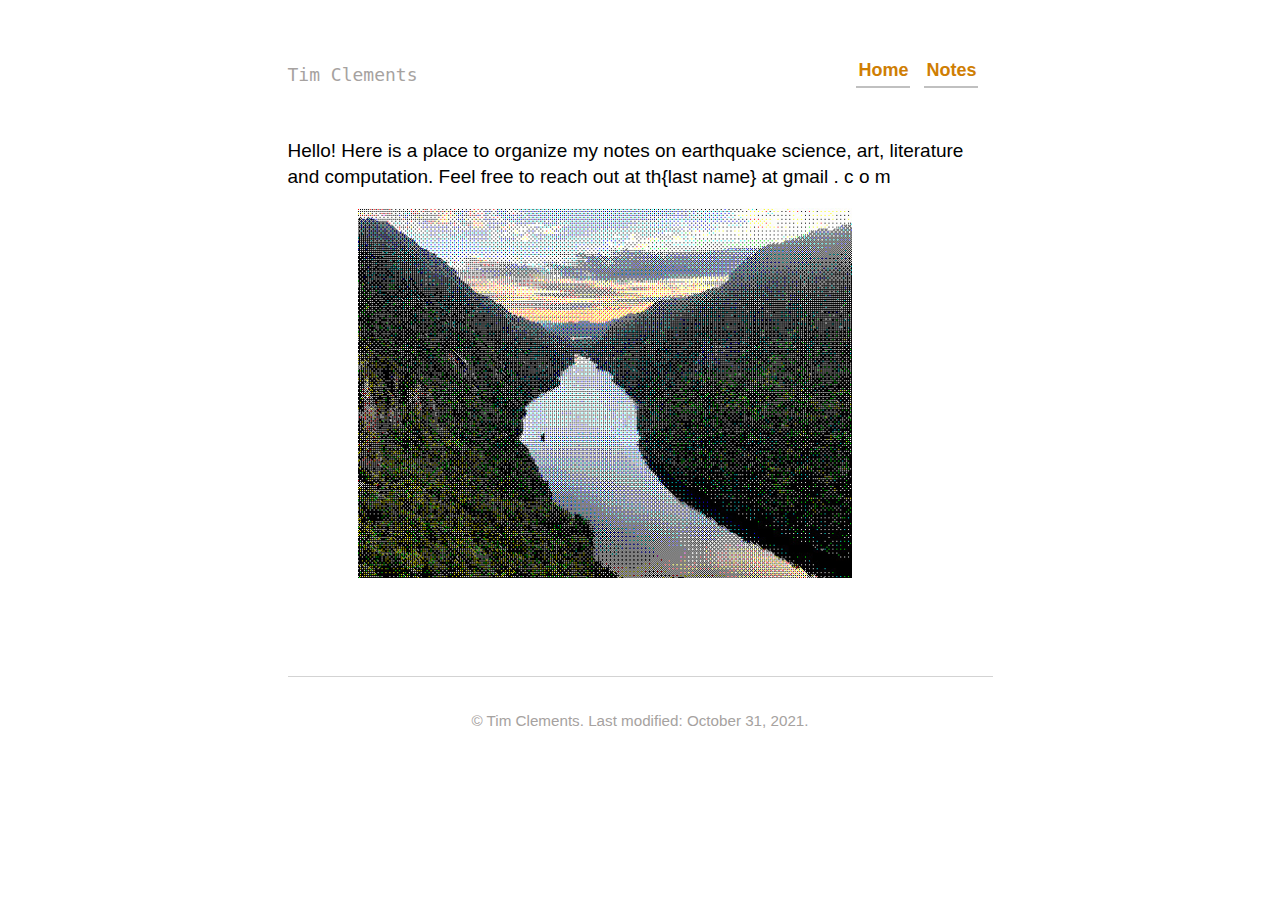
<file: index.html>
<!doctype html> <html lang=en > <meta charset=UTF-8 > <meta name=viewport  content="width=device-width, initial-scale=1"> <link rel=stylesheet  href="/css/franklin.css"> <link rel=stylesheet  href="/css/basic.css"> <title>tclements.github.io</title> <header> <div class=blog-name ><a href="/">Tim Clements</a></div> <nav> <ul> <li><a href="/">Home</a> <li><a href="/notes">Notes</a> </ul> <img src="/assets/hamburger.svg" id=menu-icon > </nav> </header> <div class=franklin-content ><p>Hello&#33; Here is a place to organize my notes on earthquake science, art, literature and computation. Feel free to reach out at th&#123;last name&#125; at gmail . c o m </p> <img src="/assets/index/ausable_dither.jpg" alt=""> <div class=page-foot > <div class=copyright > &copy; Tim Clements. Last modified: October 31, 2021. </div> </div> </div>
</file>
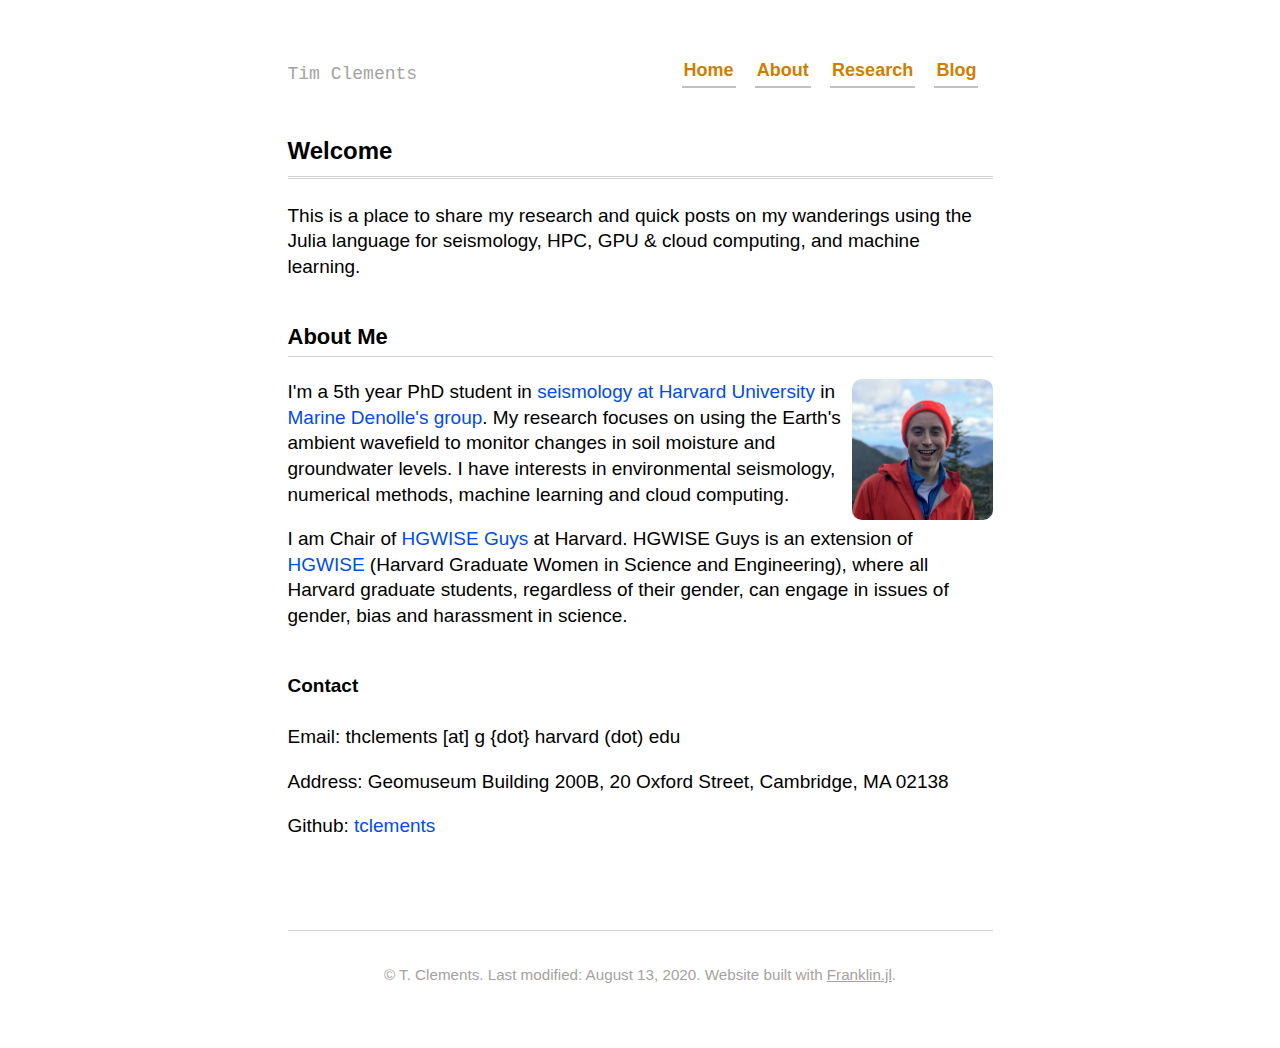
<file: __site/index.html>
<!doctype html>
<html lang="en">
<head>
  <meta charset="UTF-8">
  <meta name="viewport" content="width=device-width, initial-scale=1">
  
  
  <link rel="stylesheet" href="/css/franklin.css">
  <link rel="stylesheet" href="/css/basic.css">
  <link rel="icon" href="/assets/headshot.jpg">
   <title>tclements.github.io</title>  
</head>
<body>
  <header>
<div class="blog-name"><a href="">Tim Clements</a></div>
<nav>
  <ul>
    <li><a href="/">Home</a></li>
    <li><a href="/pages/menu1/">About</a></li>
    <li><a href="/pages/menu2/">Research</a></li>
    <li><a href="/pages/menu3/">Blog</a></li>
  </ul>
  <img src="/assets/hamburger.svg" id="menu-icon">
</nav>
</header>


<!-- Content appended here -->
<div class="franklin-content"><h1 id="welcome"><a href="#welcome">Welcome</a></h1>
<p>This is a place to share my research and quick posts on my wanderings using the Julia language for seismology, HPC, GPU &amp; cloud computing, and machine learning.</p>
<h2 id="about_me"><a href="#about_me">About Me </a></h2>

<div class="row">
  <div class="container">
    <img class="right" style="width:20%;" src="assets/headshot.jpg">
    <p>

    I'm a 5th year PhD student in <a href="https://eps.harvard.edu/">seismology at Harvard University</a> in <a href="https://quake.fas.harvard.edu/">Marine Denolle's group</a>. My research focuses on using the Earth's ambient wavefield to monitor changes in soil moisture and groundwater levels. I have interests in environmental seismology, numerical methods, machine learning and cloud computing. 
    </p>
    <p>
    I am Chair of <a href="https://projects.iq.harvard.edu/hgwise/hgwise-guys">HGWISE Guys</a> at Harvard. HGWISE Guys is an extension of <a href="https://projects.iq.harvard.edu/hgwise">HGWISE</a> (Harvard Graduate Women in Science and Engineering), where all Harvard graduate students, regardless of their gender, can engage in issues of gender, bias and harassment in science.
    </p>
    <div style="clear: both"></div>      
  </div>
</div>

<h4 id="contact"><a href="#contact">Contact</a></h4>
<p>Email: thclements &#91;at&#93; g &#123;dot&#125; harvard &#40;dot&#41; edu</p>
<p>Address: Geomuseum Building 200B, 20 Oxford Street, Cambridge, MA 02138</p>
<p>Github: <a href="https://github.com/tclements">tclements</a></p>
<div class="page-foot">
  <div class="copyright">
    &copy; T. Clements. Last modified: August 13, 2020. Website built with <a href="https://github.com/tlienart/Franklin.jl">Franklin.jl</a>.
  </div>
</div>
</div><!-- CONTENT ENDS HERE -->
    
    
  </body>
</html>
</file>
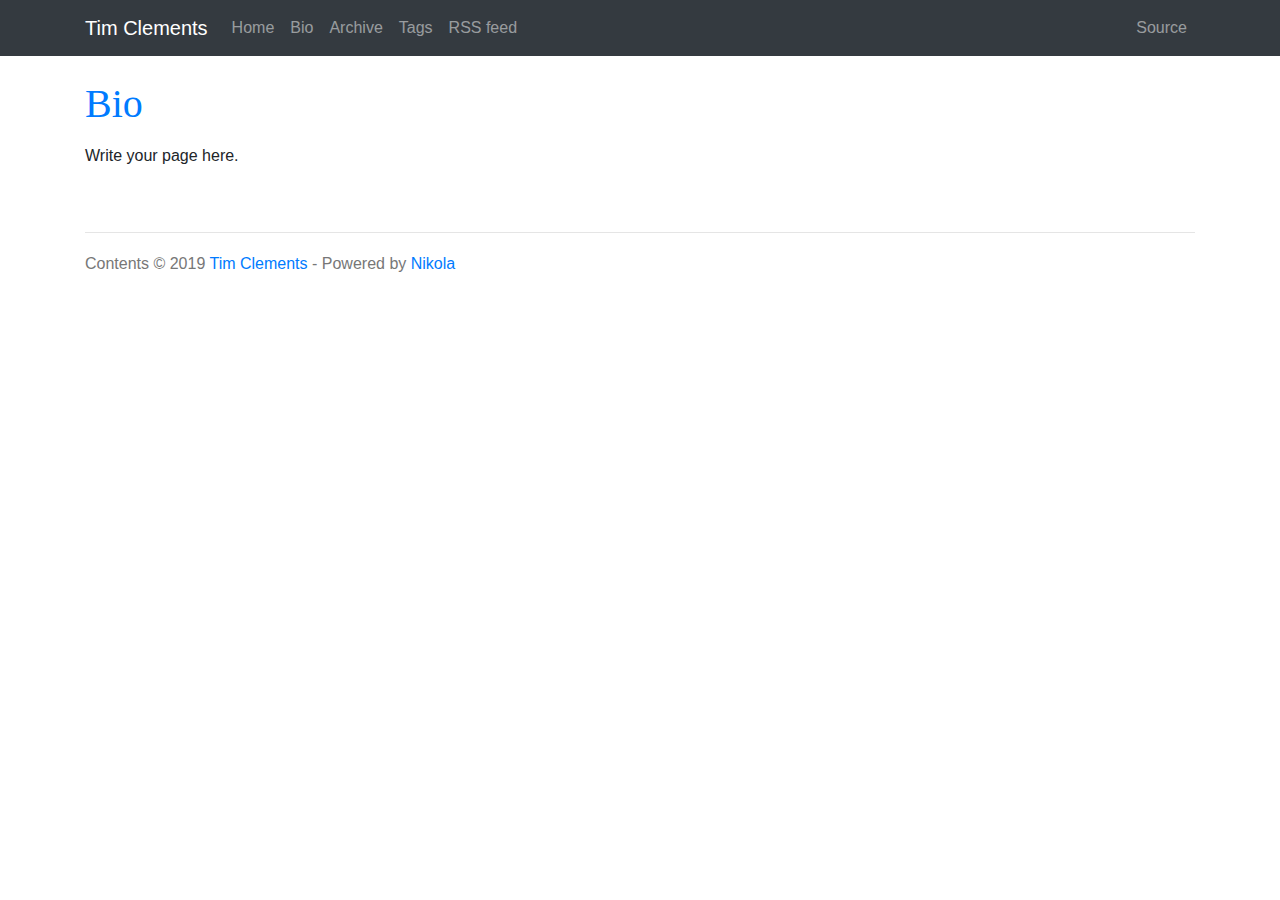
<file: bio/index.html>
<!DOCTYPE html>
<html prefix="og: http://ogp.me/ns# article: http://ogp.me/ns/article#
" lang="en">
<head>
<meta charset="utf-8">
<meta name="viewport" content="width=device-width, initial-scale=1">
<title>Bio | Tim Clements</title>
<link href="../assets/css/all-nocdn.css" rel="stylesheet" type="text/css">
<link href="../assets/css/ipython.min.css" rel="stylesheet" type="text/css">
<link href="../assets/css/nikola_ipython.css" rel="stylesheet" type="text/css">
<meta name="theme-color" content="#5670d4">
<meta name="generator" content="Nikola (getnikola.com)">
<link rel="alternate" type="application/rss+xml" title="RSS" href="../rss.xml">
<link rel="canonical" href="https://github.com/tclements/tclements.github.io.git/bio/">
<!--[if lt IE 9]><script src="../assets/js/html5.js"></script><![endif]--><meta name="author" content="Tim Clements">
<meta property="og:site_name" content="Tim Clements">
<meta property="og:title" content="Bio">
<meta property="og:url" content="https://github.com/tclements/tclements.github.io.git/bio/">
<meta property="og:description" content="Write your page here.">
<meta property="og:type" content="article">
<meta property="article:published_time" content="2019-08-05T12:04:38-04:00">
</head>
<body>
<a href="#content" class="sr-only sr-only-focusable">Skip to main content</a>

<!-- Menubar -->

<nav class="navbar navbar-expand-md static-top mb-4
navbar-dark bg-dark
"><div class="container">
<!-- This keeps the margins nice -->
        <a class="navbar-brand" href="https://github.com/tclements/tclements.github.io.git/">

            <span id="blog-title">Tim Clements</span>
        </a>
        <button class="navbar-toggler" type="button" data-toggle="collapse" data-target="#bs-navbar" aria-controls="bs-navbar" aria-expanded="false" aria-label="Toggle navigation">
            <span class="navbar-toggler-icon"></span>
        </button>

        <div class="collapse navbar-collapse" id="bs-navbar">
            <ul class="navbar-nav mr-auto">
<li class="nav-item">
<a href="../index.html" class="nav-link">Home</a>
                </li>
<li class="nav-item">
<a href="#" class="nav-link">Bio</a>
                </li>
<li class="nav-item">
<a href="../archive.html" class="nav-link">Archive</a>
                </li>
<li class="nav-item">
<a href="../categories/" class="nav-link">Tags</a>
                </li>
<li class="nav-item">
<a href="../rss.xml" class="nav-link">RSS feed</a>

                
            </li>
</ul>
<ul class="navbar-nav navbar-right">
<li class="nav-item">
    <a href="index.rst" id="sourcelink" class="nav-link">Source</a>
    </li>


                
            </ul>
</div>
<!-- /.navbar-collapse -->
    </div>
<!-- /.container -->
</nav><!-- End of Menubar --><div class="container" id="content" role="main">
    <div class="body-content">
        <!--Body content-->
        
        
<article class="post-text storypage" itemscope="itemscope" itemtype="http://schema.org/Article"><header><h1 class="p-name entry-title" itemprop="headline name"><a href="." class="u-url">Bio</a></h1>

        

    </header><div class="e-content entry-content" itemprop="articleBody text">
    <p>Write your page here.</p>
    </div>
    

</article><!--End of body content--><footer id="footer">
            Contents © 2019         <a href="mailto:thclements@g.harvard.edu">Tim Clements</a> - Powered by         <a href="https://getnikola.com" rel="nofollow">Nikola</a>         
            
        </footer>
</div>
</div>


        <script src="../assets/js/all-nocdn.js"></script><script>
    baguetteBox.run('div#content', {
        ignoreClass: 'islink',
        captions: function(element) {
            return element.getElementsByTagName('img')[0].alt;
    }});
    </script>
</body>
</html>
</file>
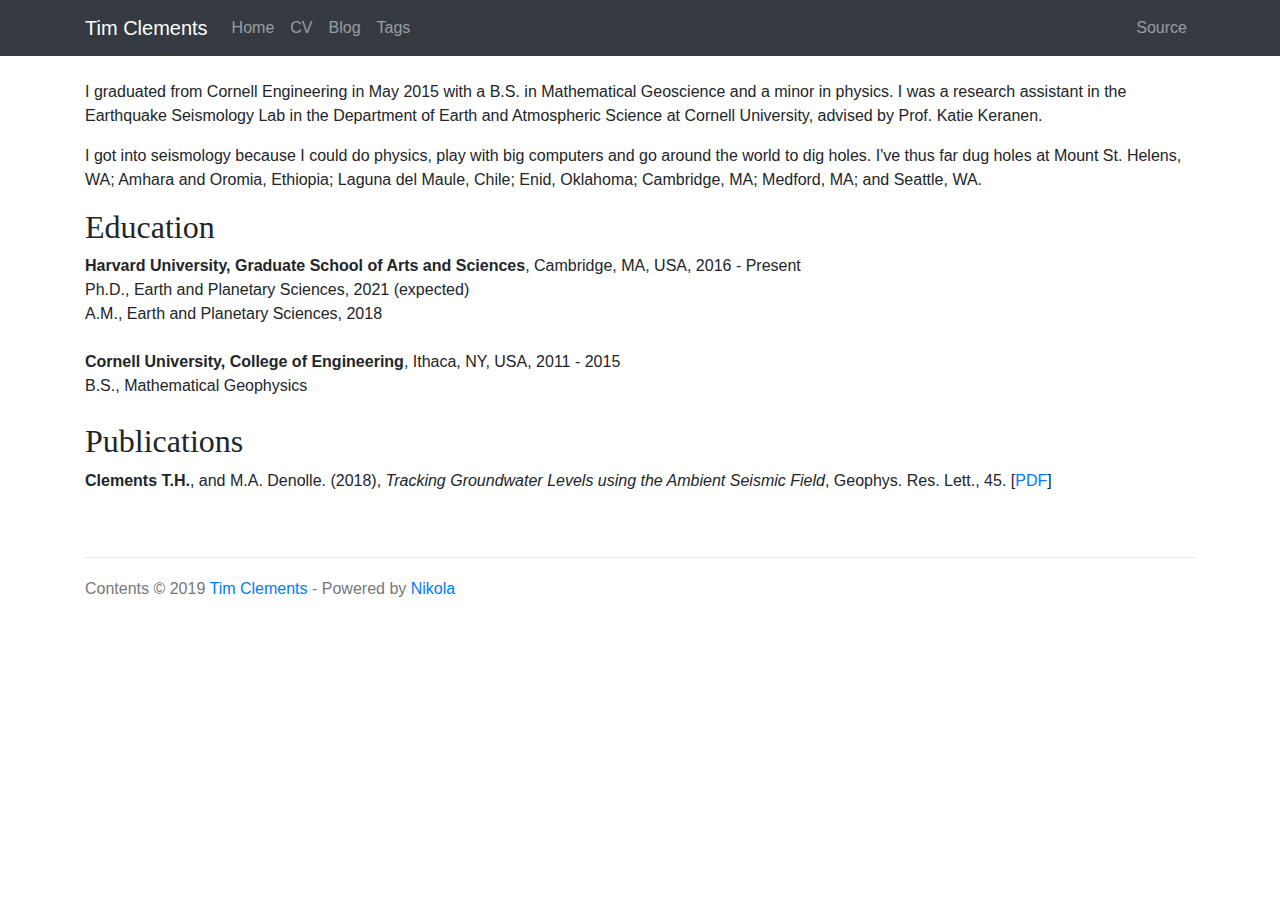
<file: cv/index.html>
<!DOCTYPE html>
<html prefix="og: http://ogp.me/ns# article: http://ogp.me/ns/article#
" lang="en">
<head>
<meta charset="utf-8">
<meta name="viewport" content="width=device-width, initial-scale=1">
<title>cv | Tim Clements</title>
<link href="../assets/css/all-nocdn.css" rel="stylesheet" type="text/css">
<link href="../assets/css/ipython.min.css" rel="stylesheet" type="text/css">
<link href="../assets/css/nikola_ipython.css" rel="stylesheet" type="text/css">
<meta name="theme-color" content="#5670d4">
<meta name="generator" content="Nikola (getnikola.com)">
<link rel="alternate" type="application/rss+xml" title="RSS" href="../rss.xml">
<link rel="canonical" href="https://github.com/tclements/tclements.github.io.git/cv/">
<!--[if lt IE 9]><script src="../assets/js/html5.js"></script><![endif]--><meta name="author" content="Tim Clements">
<meta property="og:site_name" content="Tim Clements">
<meta property="og:title" content="cv">
<meta property="og:url" content="https://github.com/tclements/tclements.github.io.git/cv/">
<meta property="og:description" content="I graduated from Cornell Engineering in May 2015 with a B.S. in Mathematical Geoscience and a minor in physics.  I was a research assistant in the Earthquake Seismology Lab in the Department of Earth ">
<meta property="og:type" content="article">
<meta property="article:published_time" content="2019-08-05T12:04:38-04:00">
</head>
<body>
<a href="#content" class="sr-only sr-only-focusable">Skip to main content</a>

<!-- Menubar -->

<nav class="navbar navbar-expand-md static-top mb-4
navbar-dark bg-dark
"><div class="container">
<!-- This keeps the margins nice -->
        <a class="navbar-brand" href="https://github.com/tclements/tclements.github.io.git/">

            <span id="blog-title">Tim Clements</span>
        </a>
        <button class="navbar-toggler" type="button" data-toggle="collapse" data-target="#bs-navbar" aria-controls="bs-navbar" aria-expanded="false" aria-label="Toggle navigation">
            <span class="navbar-toggler-icon"></span>
        </button>

        <div class="collapse navbar-collapse" id="bs-navbar">
            <ul class="navbar-nav mr-auto">
<li class="nav-item">
<a href="../index.html" class="nav-link">Home</a>
                </li>
<li class="nav-item">
<a href="#" class="nav-link">CV</a>
                </li>
<li class="nav-item">
<a href="../archive.html" class="nav-link">Blog</a>
                </li>
<li class="nav-item">
<a href="../categories/" class="nav-link">Tags</a>

                
            </li>
</ul>
<ul class="navbar-nav navbar-right">
<li class="nav-item">
    <a href="index.rst" id="sourcelink" class="nav-link">Source</a>
    </li>


                
            </ul>
</div>
<!-- /.navbar-collapse -->
    </div>
<!-- /.container -->
</nav><!-- End of Menubar --><div class="container" id="content" role="main">
    <div class="body-content">
        <!--Body content-->
        
        
<article class="post-text storypage" itemscope="itemscope" itemtype="http://schema.org/Article"><header></header><div class="e-content entry-content" itemprop="articleBody text">
    <div>
<p>I graduated from Cornell Engineering in May 2015 with a B.S. in Mathematical Geoscience and a minor in physics.  I was a research assistant in the Earthquake Seismology Lab in the Department of Earth and Atmospheric Science at Cornell University, advised by Prof. Katie Keranen.</p>
<p>I got into seismology because I could do physics, play with big computers and go around the world to dig holes. I've thus far dug holes at Mount St. Helens, WA; Amhara and Oromia, Ethiopia; Laguna del Maule, Chile; Enid, Oklahoma; Cambridge, MA; Medford, MA; and Seattle, WA.</p>
<div class="section" id="education">
<h2>Education</h2>
<div class="line-block">
<div class="line">
<strong>Harvard University, Graduate School of Arts and Sciences</strong>, Cambridge, MA, USA, 2016 - Present</div>
<div class="line">Ph.D., Earth and Planetary Sciences, 2021 (expected)</div>
<div class="line">A.M., Earth and Planetary Sciences, 2018</div>
<div class="line"><br></div>
</div>
<div class="line-block">
<div class="line">
<strong>Cornell University, College of Engineering</strong>, Ithaca, NY, USA, 2011 - 2015</div>
<div class="line">B.S., Mathematical Geophysics</div>
<div class="line"><br></div>
</div>
</div>
<div class="section" id="publications">
<h2>Publications</h2>
<p><strong>Clements T.H.</strong>, and M.A. Denolle. (2018), <em>Tracking Groundwater Levels using the Ambient Seismic Field</em>, Geophys. Res. Lett., 45. [<a class="reference external" href="https://doi.org/10.1029/2018GL077706">PDF</a>]</p>
</div>
</div>
    </div>
    

</article><!--End of body content--><footer id="footer">
            Contents © 2019         <a href="mailto:thclements@g.harvard.edu">Tim Clements</a> - Powered by         <a href="https://getnikola.com" rel="nofollow">Nikola</a>         
            
        </footer>
</div>
</div>


        <script src="../assets/js/all-nocdn.js"></script><script>
    baguetteBox.run('div#content', {
        ignoreClass: 'islink',
        captions: function(element) {
            return element.getElementsByTagName('img')[0].alt;
    }});
    </script>
</body>
</html>
</file>
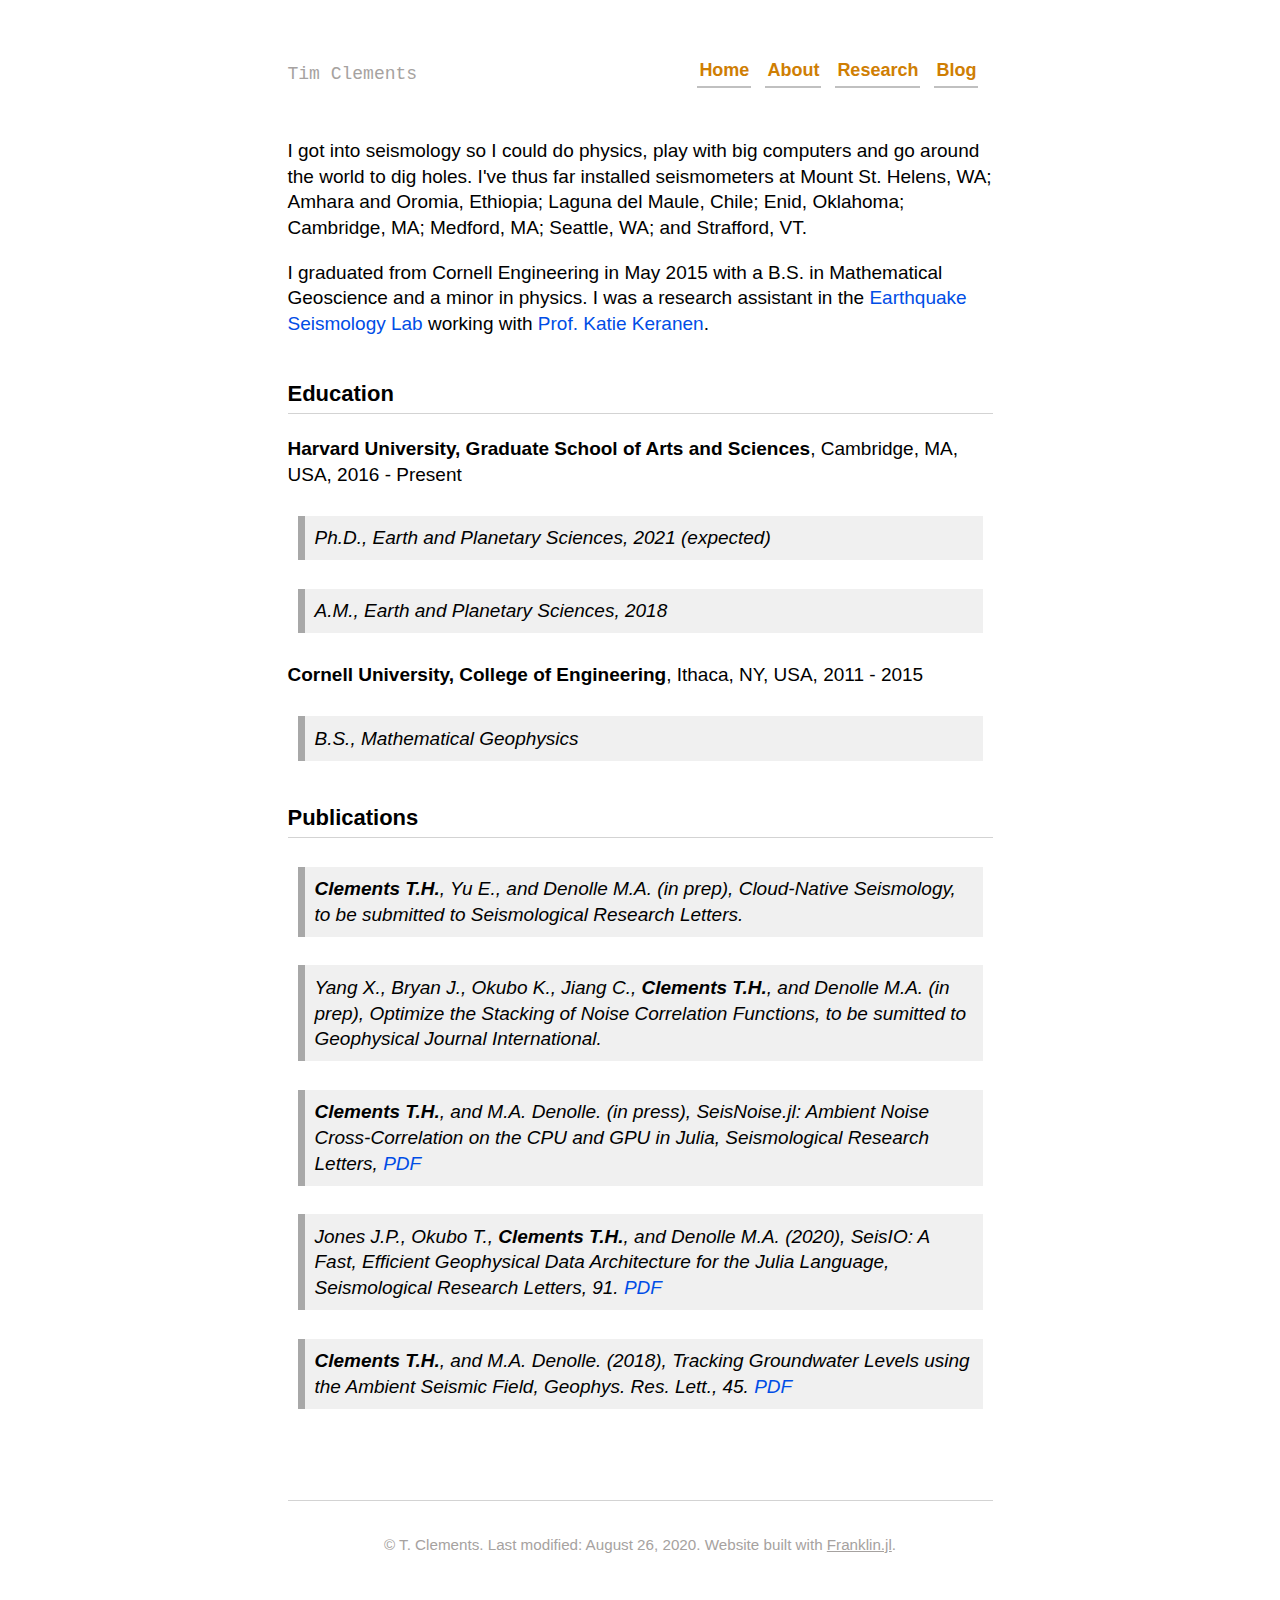
<file: pages/about/index.html>
<!doctype html> <html lang=en > <meta charset=UTF-8 > <meta name=viewport  content="width=device-width, initial-scale=1"> <link rel=stylesheet  href="/css/franklin.css"> <link rel=stylesheet  href="/css/basic.css"> <link rel=icon  href="/assets/headshot.jpg"> <title>About</title> <header> <div class=blog-name ><a href="">Tim Clements</a></div> <nav> <ul> <li><a href="/">Home</a> <li><a href="/pages/about/">About</a> <li><a href="/pages/research/">Research</a> <li><a href="/pages/blog/">Blog</a> </ul> <img src="/assets/hamburger.svg" id=menu-icon > </nav> </header> <div class=franklin-content ><p>I got into seismology so I could do physics, play with big computers and go around the world to dig holes. I&#39;ve thus far installed seismometers at Mount St. Helens, WA; Amhara and Oromia, Ethiopia; Laguna del Maule, Chile; Enid, Oklahoma; Cambridge, MA; Medford, MA; Seattle, WA; and Strafford, VT. </p> <p>I graduated from Cornell Engineering in May 2015 with a B.S. in Mathematical Geoscience and a minor in physics. I was a research assistant in the <a href="https://www.eas.cornell.edu/geophysics-and-seismology">Earthquake Seismology Lab</a> working with <a href="https://www.eas.cornell.edu/faculty-directory/katie-keranen">Prof. Katie Keranen</a>.</p> <h2 id=education ><a href="#education">Education </a></h2> <p><strong>Harvard University, Graduate School of Arts and Sciences</strong>, Cambridge, MA, USA, 2016 - Present</p> <blockquote> <p>Ph.D., Earth and Planetary Sciences, 2021 &#40;expected&#41;</p> </blockquote> <blockquote> <p>A.M., Earth and Planetary Sciences, 2018</p> </blockquote> <p><strong>Cornell University, College of Engineering</strong>, Ithaca, NY, USA, 2011 - 2015</p> <blockquote> <p>B.S., Mathematical Geophysics</p> </blockquote> <h2 id=publications ><a href="#publications">Publications </a></h2> <blockquote> <p><strong>Clements T.H.</strong>, Yu E., and Denolle M.A. &#40;in prep&#41;, <em>Cloud-Native Seismology</em>, to be submitted to Seismological Research Letters. </p> </blockquote> <blockquote> <p>Yang X., Bryan J., Okubo K., Jiang C., <strong>Clements T.H.</strong>, and Denolle M.A. &#40;in prep&#41;, <em>Optimize the Stacking of Noise Correlation Functions</em>, to be sumitted to Geophysical Journal International. </p> </blockquote> <blockquote> <p><strong>Clements T.H.</strong>, and M.A. Denolle. &#40;in press&#41;, <em>SeisNoise.jl: Ambient Noise Cross-Correlation on the CPU and GPU in Julia</em>, Seismological Research Letters, <a href="https://drive.google.com/file/d/1HYAyQ1CSMkh-OJTS58PHTVcHhMpGKyWc/view?usp&#61;sharing">PDF</a></p> </blockquote> <blockquote> <p>Jones J.P., Okubo T., <strong>Clements T.H.</strong>, and Denolle M.A. &#40;2020&#41;, <em>SeisIO: A Fast, Efficient Geophysical Data Architecture for the Julia Language</em>, Seismological Research Letters, 91. <a href="https://pubs.geoscienceworld.org/ssa/srl/article-pdf/91/4/2368/5082313/srl-2019295.1.pdf">PDF</a></p> </blockquote> <blockquote> <p><strong>Clements T.H.</strong>, and M.A. Denolle. &#40;2018&#41;, <em>Tracking Groundwater Levels using the Ambient Seismic Field</em>, Geophys. Res. Lett., 45. <a href="https://agupubs.onlinelibrary.wiley.com/doi/epdf/10.1029/2018GL077706">PDF</a></p> </blockquote> <div class=page-foot > <div class=copyright > &copy; T. Clements. Last modified: August 26, 2020. Website built with <a href="https://github.com/tlienart/Franklin.jl">Franklin.jl</a>. </div> </div> </div>
</file>
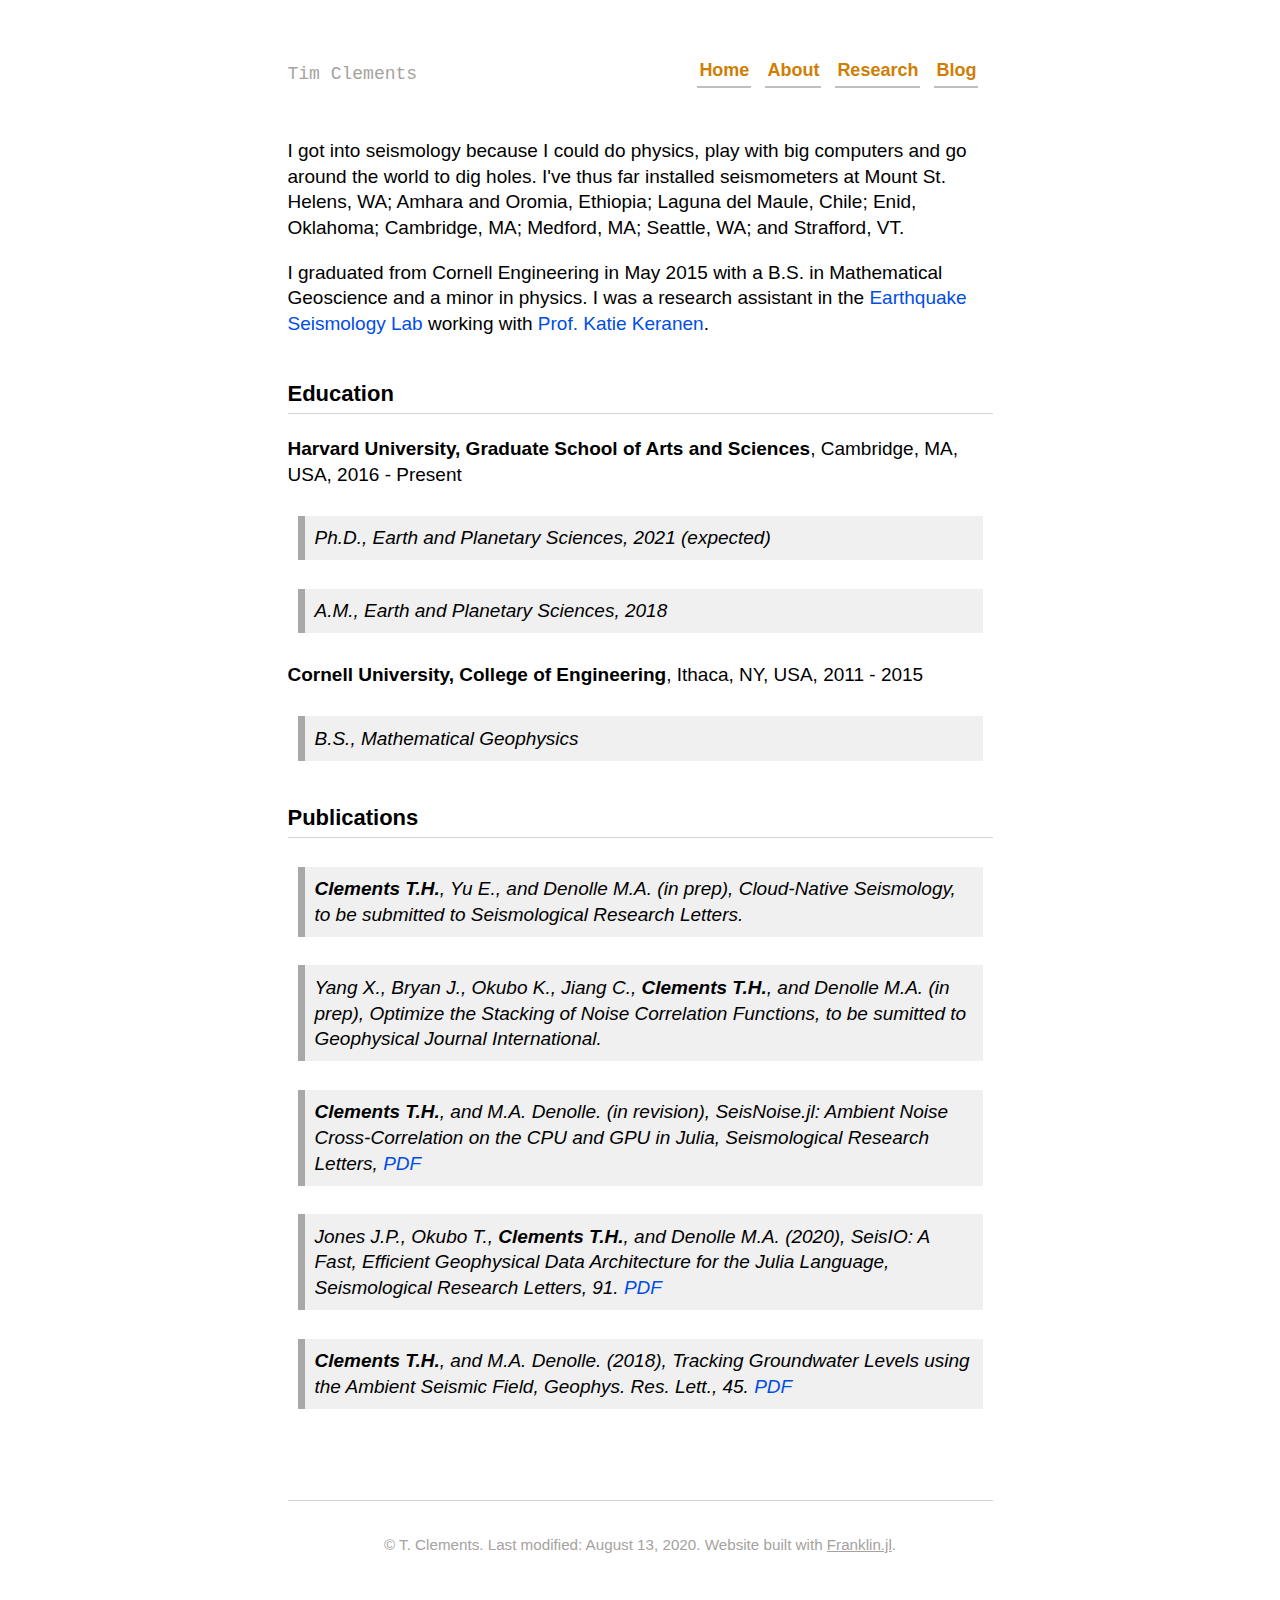
<file: pages/menu1/index.html>
<!doctype html> <html lang=en > <meta charset=UTF-8 > <meta name=viewport  content="width=device-width, initial-scale=1"> <link rel=stylesheet  href="/css/franklin.css"> <link rel=stylesheet  href="/css/basic.css"> <link rel=icon  href="/assets/headshot.jpg"> <title>About</title> <header> <div class=blog-name ><a href="">Tim Clements</a></div> <nav> <ul> <li><a href="/">Home</a> <li><a href="/pages/menu1/">About</a> <li><a href="/pages/menu2/">Research</a> <li><a href="/pages/menu3/">Blog</a> </ul> <img src="/assets/hamburger.svg" id=menu-icon > </nav> </header> <div class=franklin-content ><p>I got into seismology because I could do physics, play with big computers and go around the world to dig holes. I&#39;ve thus far installed seismometers at Mount St. Helens, WA; Amhara and Oromia, Ethiopia; Laguna del Maule, Chile; Enid, Oklahoma; Cambridge, MA; Medford, MA; Seattle, WA; and Strafford, VT. </p> <p>I graduated from Cornell Engineering in May 2015 with a B.S. in Mathematical Geoscience and a minor in physics. I was a research assistant in the <a href="https://www.eas.cornell.edu/geophysics-and-seismology">Earthquake Seismology Lab</a> working with <a href="https://www.eas.cornell.edu/faculty-directory/katie-keranen">Prof. Katie Keranen</a>.</p> <h2 id=education ><a href="#education">Education </a></h2> <p><strong>Harvard University, Graduate School of Arts and Sciences</strong>, Cambridge, MA, USA, 2016 - Present</p> <blockquote> <p>Ph.D., Earth and Planetary Sciences, 2021 &#40;expected&#41;</p> </blockquote> <blockquote> <p>A.M., Earth and Planetary Sciences, 2018</p> </blockquote> <p><strong>Cornell University, College of Engineering</strong>, Ithaca, NY, USA, 2011 - 2015</p> <blockquote> <p>B.S., Mathematical Geophysics</p> </blockquote> <h2 id=publications ><a href="#publications">Publications </a></h2> <blockquote> <p><strong>Clements T.H.</strong>, Yu E., and Denolle M.A. &#40;in prep&#41;, <em>Cloud-Native Seismology</em>, to be submitted to Seismological Research Letters. </p> </blockquote> <blockquote> <p>Yang X., Bryan J., Okubo K., Jiang C., <strong>Clements T.H.</strong>, and Denolle M.A. &#40;in prep&#41;, <em>Optimize the Stacking of Noise Correlation Functions</em>, to be sumitted to Geophysical Journal International. </p> </blockquote> <blockquote> <p><strong>Clements T.H.</strong>, and M.A. Denolle. &#40;in revision&#41;, <em>SeisNoise.jl: Ambient Noise Cross-Correlation on the CPU and GPU in Julia</em>, Seismological Research Letters, <a href="https://drive.google.com/file/d/1HYAyQ1CSMkh-OJTS58PHTVcHhMpGKyWc/view?usp&#61;sharing">PDF</a></p> </blockquote> <blockquote> <p>Jones J.P., Okubo T., <strong>Clements T.H.</strong>, and Denolle M.A. &#40;2020&#41;, <em>SeisIO: A Fast, Efficient Geophysical Data Architecture for the Julia Language</em>, Seismological Research Letters, 91. <a href="https://pubs.geoscienceworld.org/ssa/srl/article-pdf/91/4/2368/5082313/srl-2019295.1.pdf">PDF</a></p> </blockquote> <blockquote> <p><strong>Clements T.H.</strong>, and M.A. Denolle. &#40;2018&#41;, <em>Tracking Groundwater Levels using the Ambient Seismic Field</em>, Geophys. Res. Lett., 45. <a href="https://agupubs.onlinelibrary.wiley.com/doi/epdf/10.1029/2018GL077706">PDF</a></p> </blockquote> <div class=page-foot > <div class=copyright > &copy; T. Clements. Last modified: August 13, 2020. Website built with <a href="https://github.com/tlienart/Franklin.jl">Franklin.jl</a>. </div> </div> </div>
</file>
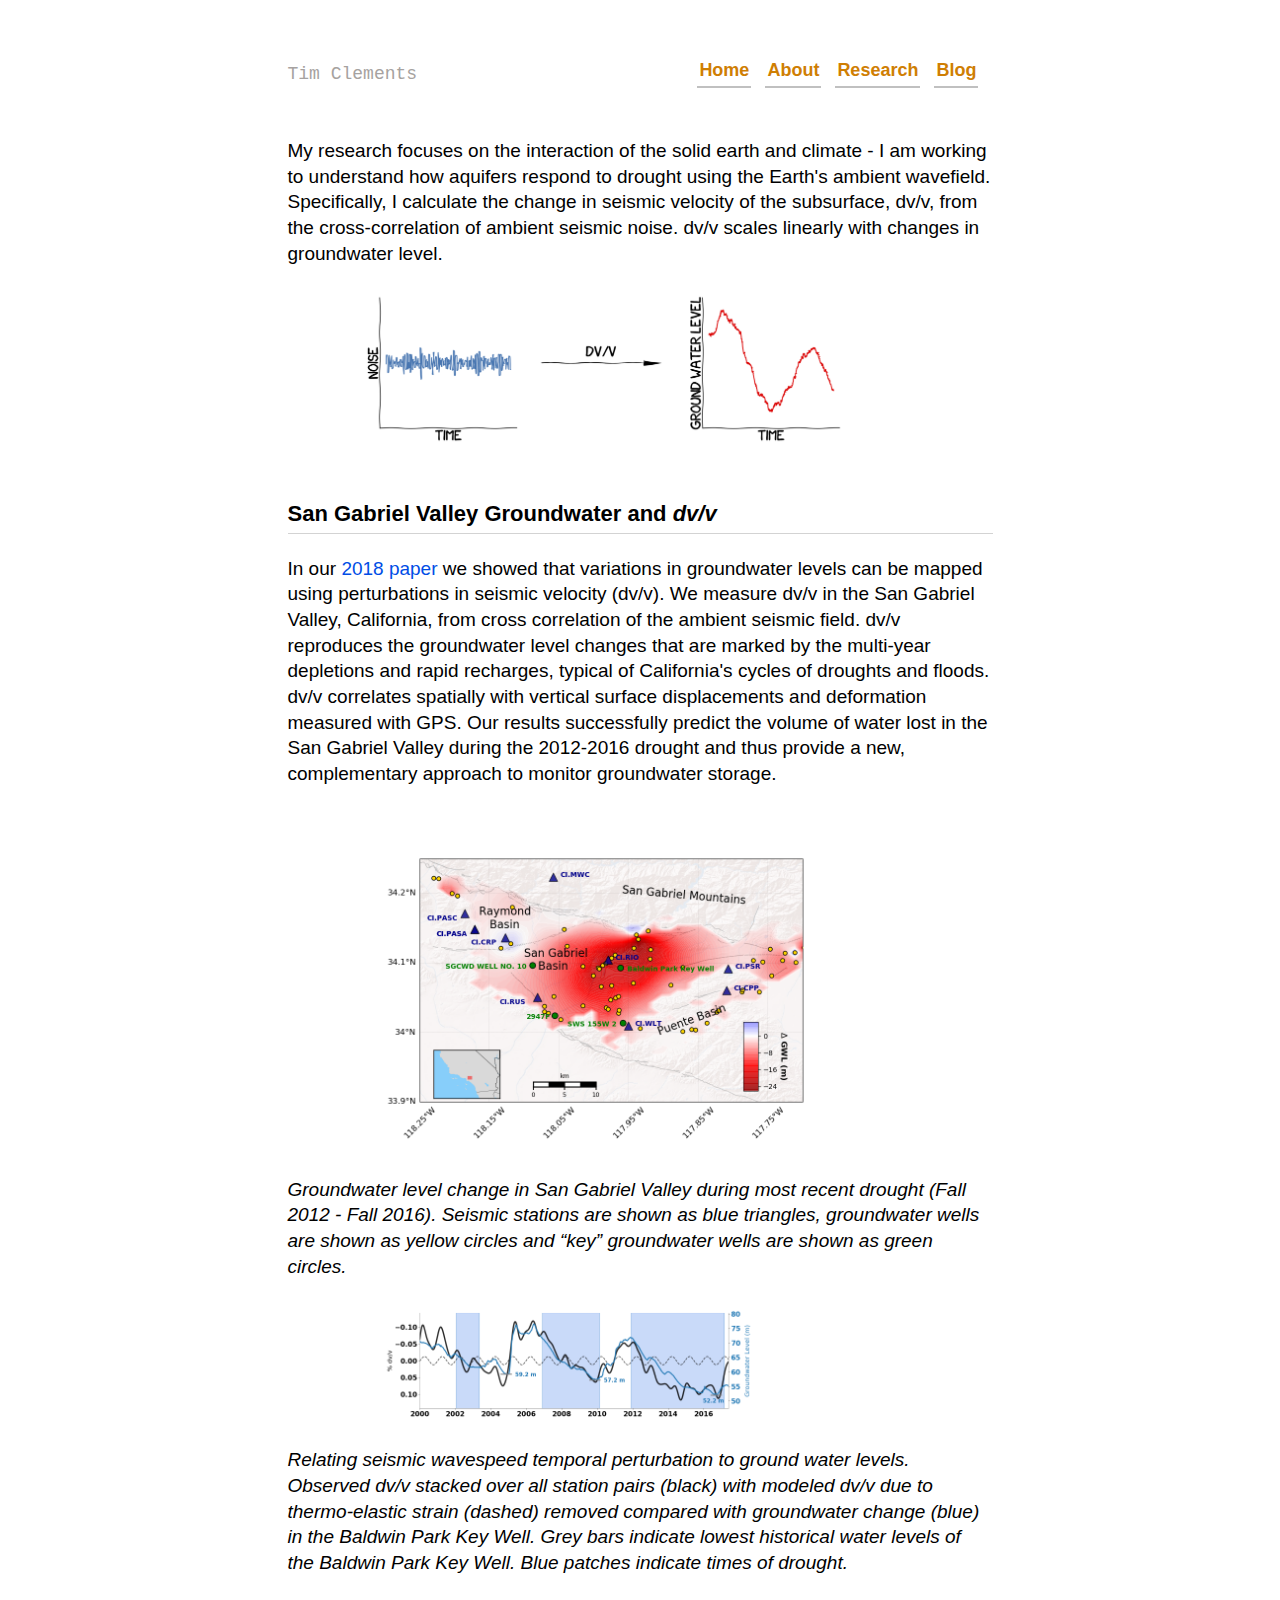
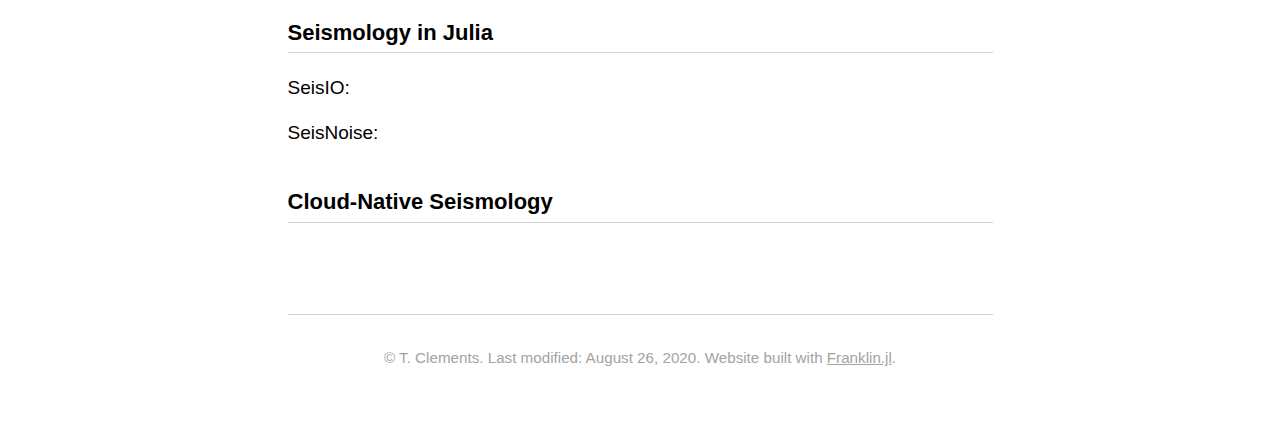
<file: pages/research/index.html>
<!doctype html> <html lang=en > <meta charset=UTF-8 > <meta name=viewport  content="width=device-width, initial-scale=1"> <link rel=stylesheet  href="/css/franklin.css"> <link rel=stylesheet  href="/css/basic.css"> <link rel=icon  href="/assets/headshot.jpg"> <title>Research</title> <header> <div class=blog-name ><a href="">Tim Clements</a></div> <nav> <ul> <li><a href="/">Home</a> <li><a href="/pages/about/">About</a> <li><a href="/pages/research/">Research</a> <li><a href="/pages/blog/">Blog</a> </ul> <img src="/assets/hamburger.svg" id=menu-icon > </nav> </header> <div class=franklin-content ><p>My research focuses on the interaction of the solid earth and climate - I am working to understand how aquifers respond to drought using the Earth&#39;s ambient wavefield. Specifically, I calculate the change in seismic velocity of the subsurface, dv/v, from the cross-correlation of ambient seismic noise. dv/v scales linearly with changes in groundwater level. </p> <p><img src="/assets/research/noise_gwl_schematic.png" alt="dvv cartoon" /></p> <h2 id=san_gabriel_valley_groundwater_and_dvv ><a href="#san_gabriel_valley_groundwater_and_dvv">San Gabriel Valley Groundwater and <em>dv/v</em></a></h2> <p>In our <a href="https://agupubs.onlinelibrary.wiley.com/doi/full/10.1029/2018GL077706">2018 paper</a> we showed that variations in groundwater levels can be mapped using perturbations in seismic velocity &#40;dv/v&#41;. We measure dv/v in the San Gabriel Valley, California, from cross correlation of the ambient seismic field. dv/v reproduces the groundwater level changes that are marked by the multi‐year depletions and rapid recharges, typical of California&#39;s cycles of droughts and floods. dv/v correlates spatially with vertical surface displacements and deformation measured with GPS. Our results successfully predict the volume of water lost in the San Gabriel Valley during the 2012‐2016 drought and thus provide a new, complementary approach to monitor groundwater storage. </p> <p><img src="/assets/research/fig1.png" alt=SGV  /></p> <p><em>Groundwater level change in San Gabriel Valley during most recent drought &#40;Fall 2012 - Fall 2016&#41;. Seismic stations are shown as blue triangles, groundwater wells are shown as yellow circles and “key” groundwater wells are shown as green circles.</em></p> <p><img src="/assets/research/fig2.png" alt="dv/v" /></p> <p><em>Relating seismic wavespeed temporal perturbation to ground water levels. Observed dv/v stacked over all station pairs &#40;black&#41; with modeled dv/v due to thermo-elastic strain &#40;dashed&#41; removed compared with groundwater change &#40;blue&#41; in the Baldwin Park Key Well. Grey bars indicate lowest historical water levels of the Baldwin Park Key Well. Blue patches indicate times of drought.</em></p> <h2 id=seismology_in_julia ><a href="#seismology_in_julia">Seismology in Julia </a></h2> <p>SeisIO:</p> <p>SeisNoise:</p> <h2 id=cloud-native_seismology ><a href="#cloud-native_seismology">Cloud-Native Seismology </a></h2> <div class=page-foot > <div class=copyright > &copy; T. Clements. Last modified: August 26, 2020. Website built with <a href="https://github.com/tlienart/Franklin.jl">Franklin.jl</a>. </div> </div> </div>
</file>
<file: css/franklin.css>
@charset "utf-8"; :root{--block-background:hsl(0,0%,94%);--output-background:hsl(0,0%,98%);--small:14px;--normal:19px;--text-color:hsv(0,0%,20%)}html{font-family:Helvetica,Arial,sans-serif;font-size:var(--normal);color:var(--text-color)}.franklin-content .row{display:block}.franklin-content .left{float:left;margin-right:15px}.franklin-content .right{float:right}.franklin-content .container img{width:auto;padding-left:0;border-radius:10px}.franklin-content .footnote{position:relative;top:-0.5em;font-size:70%}.franklin-content .page-foot a{text-decoration:none;color:#a6a2a0;text-decoration:underline}.page-foot{font-size:80%;font-family:Arial,serif;color:#a6a2a0;text-align:center;margin-top:6em;border-top:1px solid lightgrey;padding-top:2em;margin-bottom:4em}.franklin-toc li{margin:.6rem 0}.franklin-content{position:relative;padding-left:12.5%;padding-right:12.5%;line-height:1.35em}@media (min-width:940px){.franklin-content{width:705px;margin-left:auto;margin-right:auto}}@media (max-width:480px){.franklin-content{padding-left:6%;padding-right:6%}}.franklin-content h1{font-size:24px}.franklin-content h2{font-size:22px}.franklin-content h3{font-size:20px}.franklin-content h1,h2,h3,h4,h5,h6{text-align:left}.franklin-content h1{padding-bottom:.5em;border-bottom:3px double lightgrey;margin-top:1.5em;margin-bottom:1em}.franklin-content h2{padding-bottom:.3em;border-bottom:1px solid lightgrey;margin-top:2em;margin-bottom:1em}.franklin-content h1 a{color:inherit}.franklin-content h1 a:hover{text-decoration:none}.franklin-content h2 a{color:inherit}.franklin-content h2 a:hover{text-decoration:none}.franklin-content h3 a{color:inherit}.franklin-content h3 a:hover{text-decoration:none}.franklin-content h4 a{color:inherit}.franklin-content h4 a:hover{text-decoration:none}.franklin-content h5 a{color:inherit}.franklin-content h5 a:hover{text-decoration:none}.franklin-content h6 a{color:inherit}.franklin-content h6 a:hover{text-decoration:none}.franklin-content table{margin-left:auto;margin-right:auto;border-collapse:collapse;text-align:center}.franklin-toc ol ol{list-style-type:lower-alpha}.franklin-content th,td{font-size:var(--small);padding:10px;border:1px solid black}.franklin-content blockquote{background:var(--block-background);border-left:7px solid #a8a8a8;margin:1.5em 10px;padding:.5em 10px;font-style:italic}.franklin-content blockquote p{display:inline}.franklin-content li p{margin:10px 0}.franklin-content a{color:#004de6;text-decoration:none}.franklin-content a:hover{text-decoration:underline}.franklin-content .eqref a{color:green}.franklin-content .bibref a{color:green}.franklin-content sup{font-size:70%;vertical-align:super;line-height:0}.franklin-content table.fndef{margin:0;margin-bottom:10px}.franklin-content .fndef tr,td{padding:0;border:0;text-align:left}.franklin-content .fndef tr{border-left:2px solid lightgray}.franklin-content .fndef td.fndef-backref{vertical-align:top;font-size:70%;padding-left:5px}.franklin-content .fndef td.fndef-content{font-size:80%;padding-left:10px;width:100%}.franklin-content img{width:70%;text-align:center;padding-left:10%}.franklin-content .img-small img{width:50%;text-align:center;padding-left:20%}body{counter-reset:eqnum}.katex{font-size:1em !important}.katex-display .katex{display:inline-block;white-space:normal}.katex-display::after{counter-increment:eqnum;content:"(" counter(eqnum) ")";position:relative;float:right;padding-right:5px}code{background-color:var(--block-background);padding:.1em .2em;border-radius:2px;font-size:var(--small)}.hljs{font-size:var(--small);line-height:1.35em;border-radius:10px}.hljs-meta,.hljs-metas,.hljs-metap{font-weight:bold}.hljs-meta{color:#19b333}.hljs-metas{color:red}.hljs-metap{color:#3383e7}.code-output{background:var(--output-background);border:1px dashed #dbdbdb}.franklin-content .colbox-blue{background-color:#eef3f5;padding-top:5px;padding-right:10px;padding-left:10px;padding-bottom:5px;margin-left:5px;margin-top:5px;margin-bottom:5px;border-radius:0 10px 10px 0;border-left:5px solid #4c9cf1}
</file>
<file: css/basic.css>
@charset "utf-8"; nav{width:64%;display:inline-block}nav ul{padding-left:0;margin-top:0;margin-bottom:0}nav li{display:inline-block}nav li a{color:#cf7e03;text-decoration:none;font-size:18px;font-weight:bold;display:inline-block;float:center;padding-top:10px;padding-right:2px;padding-left:2px;padding-bottom:5px;margin-left:7px;margin-right:7px;border-bottom:2px solid #c0c0c0;transition:color .3s ease}header{text-align:right;margin-top:50px;margin-bottom:50px;display:flex;align-items:center}header .blog-name{width:35%;display:inline-block;text-align:left;font-size:18px;font-family:"Lucida Console",Monaco,monospace;padding-top:10px}header .blog-name a{color:#a6a2a0;text-decoration:none}header li a:hover{color:black;border-bottom:2px solid black}#menu-icon{display:none}@media (max-width:480px){header{padding-left:6%;padding-right:6%}}@media (min-width:481px){header{padding-left:12.5%;padding-right:12.5%}}@media (min-width:940px){header{width:705px;margin-left:auto;margin-right:auto}}@media (max-width:760px){header{display:block}header .blog-name{display:block;width:100%;padding-bottom:10px}nav{width:100%}}@media (max-width:500px){header{height:35px;display:flex;align-items:center}header .blog-name{display:inline-block;width:70%}nav{display:inline-block;width:27%}nav ul,nav:active ul{display:none;position:absolute;background:#fff;border:1px solid #444;right:50px;top:60px;width:30%;border-radius:4px 0 4px 4px;z-index:1}nav li{text-align:left;display:block;padding:0;margin:0}header li a{border-bottom:none}header li a:hover{border-bottom:none}nav:hover ul{display:block}#menu-icon{display:inline-block;margin-right:10px;margin-top:5px}}table{line-height:1em;margin-left:auto;margin-right:auto;border-collapse:collapse;text-align:center;margin-bottom:1.5em}tr:first-of-type{background:#eae9f4}tr:first-of-type>th{text-align:center}tr,th,td{padding:10px;border:1px solid lightgray}table tbody tr td{border:1px solid lightgray}
</file>
<file: assets/css/nikola_ipython.css>
div.prompt {
  padding: 0.6em;
  font-size: 13px;
  background-color: #E9E9E9;
  margin-right: 1em;
  -webkit-border-radius: 3px;
  -moz-border-radius: 3px;
  border-radius: 3px;
}

div.output_prompt {
  /* 5px right shift to account for margin in parent container */
  margin: 0 5px 0 0px;
}

div.output_area pre {
  font-size: 13px;
}

div.text_cell_render {
  padding: 0px;
  color: #333333;
}

.rendered_html p {
  text-align: left;
}

.rendered_html ul {
  margin: 0 0 12px 25px;
}

.rendered_html :visited {
  text-decoration: none;
}

.rendered_html :link {
  text-decoration: none;
}

.rendered_html pre, .rendered_html code {
  background-color: #DDDDDD;
  margin: 1em 0em;
  font-size: 14px;
}

.rendered_html pre {
  padding-left: 0.5em;
  padding-right: 0.5em;
  padding-top: 0.05em;
  padding-bottom: 0.05em;
}

.page-content > .content p {
  margin: 0 0 0px;
}
</file>
<file: assets/css/ipython.min.css>
/*!
*
* IPython base
*
*/.modal.fade .modal-dialog{-webkit-transform:translate(0,0);-ms-transform:translate(0,0);-o-transform:translate(0,0);transform:translate(0,0)}code{color:#000}pre{font-size:inherit;line-height:inherit}label{font-weight:normal}.border-box-sizing{box-sizing:border-box;-moz-box-sizing:border-box;-webkit-box-sizing:border-box}.corner-all{border-radius:2px}.no-padding{padding:0}.hbox{display:-webkit-box;-webkit-box-orient:horizontal;-webkit-box-align:stretch;display:-moz-box;-moz-box-orient:horizontal;-moz-box-align:stretch;display:box;box-orient:horizontal;box-align:stretch;display:flex;flex-direction:row;align-items:stretch}.hbox>*{-webkit-box-flex:0;-moz-box-flex:0;box-flex:0;flex:none}.vbox{display:-webkit-box;-webkit-box-orient:vertical;-webkit-box-align:stretch;display:-moz-box;-moz-box-orient:vertical;-moz-box-align:stretch;display:box;box-orient:vertical;box-align:stretch;display:flex;flex-direction:column;align-items:stretch}.vbox>*{-webkit-box-flex:0;-moz-box-flex:0;box-flex:0;flex:none}.hbox.reverse,.vbox.reverse,.reverse{-webkit-box-direction:reverse;-moz-box-direction:reverse;box-direction:reverse;flex-direction:row-reverse}.hbox.box-flex0,.vbox.box-flex0,.box-flex0{-webkit-box-flex:0;-moz-box-flex:0;box-flex:0;flex:none;width:auto}.hbox.box-flex1,.vbox.box-flex1,.box-flex1{-webkit-box-flex:1;-moz-box-flex:1;box-flex:1;flex:1}.hbox.box-flex,.vbox.box-flex,.box-flex{-webkit-box-flex:1;-moz-box-flex:1;box-flex:1;flex:1}.hbox.box-flex2,.vbox.box-flex2,.box-flex2{-webkit-box-flex:2;-moz-box-flex:2;box-flex:2;flex:2}.box-group1{-webkit-box-flex-group:1;-moz-box-flex-group:1;box-flex-group:1}.box-group2{-webkit-box-flex-group:2;-moz-box-flex-group:2;box-flex-group:2}.hbox.start,.vbox.start,.start{-webkit-box-pack:start;-moz-box-pack:start;box-pack:start;justify-content:flex-start}.hbox.end,.vbox.end,.end{-webkit-box-pack:end;-moz-box-pack:end;box-pack:end;justify-content:flex-end}.hbox.center,.vbox.center,.center{-webkit-box-pack:center;-moz-box-pack:center;box-pack:center;justify-content:center}.hbox.baseline,.vbox.baseline,.baseline{-webkit-box-pack:baseline;-moz-box-pack:baseline;box-pack:baseline;justify-content:baseline}.hbox.stretch,.vbox.stretch,.stretch{-webkit-box-pack:stretch;-moz-box-pack:stretch;box-pack:stretch;justify-content:stretch}.hbox.align-start,.vbox.align-start,.align-start{-webkit-box-align:start;-moz-box-align:start;box-align:start;align-items:flex-start}.hbox.align-end,.vbox.align-end,.align-end{-webkit-box-align:end;-moz-box-align:end;box-align:end;align-items:flex-end}.hbox.align-center,.vbox.align-center,.align-center{-webkit-box-align:center;-moz-box-align:center;box-align:center;align-items:center}.hbox.align-baseline,.vbox.align-baseline,.align-baseline{-webkit-box-align:baseline;-moz-box-align:baseline;box-align:baseline;align-items:baseline}.hbox.align-stretch,.vbox.align-stretch,.align-stretch{-webkit-box-align:stretch;-moz-box-align:stretch;box-align:stretch;align-items:stretch}div.error{margin:2em;text-align:center}div.error>h1{font-size:500%;line-height:normal}div.error>p{font-size:200%;line-height:normal}div.traceback-wrapper{text-align:left;max-width:800px;margin:auto}div.traceback-wrapper pre.traceback{max-height:600px;overflow:auto}/*!
*
* IPython notebook
*
*/.ansi-black-fg{color:#3e424d}.ansi-black-bg{background-color:#3e424d}.ansi-black-intense-fg{color:#282c36}.ansi-black-intense-bg{background-color:#282c36}.ansi-red-fg{color:#e75c58}.ansi-red-bg{background-color:#e75c58}.ansi-red-intense-fg{color:#b22b31}.ansi-red-intense-bg{background-color:#b22b31}.ansi-green-fg{color:#00a250}.ansi-green-bg{background-color:#00a250}.ansi-green-intense-fg{color:#007427}.ansi-green-intense-bg{background-color:#007427}.ansi-yellow-fg{color:#ddb62b}.ansi-yellow-bg{background-color:#ddb62b}.ansi-yellow-intense-fg{color:#b27d12}.ansi-yellow-intense-bg{background-color:#b27d12}.ansi-blue-fg{color:#208ffb}.ansi-blue-bg{background-color:#208ffb}.ansi-blue-intense-fg{color:#0065ca}.ansi-blue-intense-bg{background-color:#0065ca}.ansi-magenta-fg{color:#d160c4}.ansi-magenta-bg{background-color:#d160c4}.ansi-magenta-intense-fg{color:#a03196}.ansi-magenta-intense-bg{background-color:#a03196}.ansi-cyan-fg{color:#60c6c8}.ansi-cyan-bg{background-color:#60c6c8}.ansi-cyan-intense-fg{color:#258f8f}.ansi-cyan-intense-bg{background-color:#258f8f}.ansi-white-fg{color:#c5c1b4}.ansi-white-bg{background-color:#c5c1b4}.ansi-white-intense-fg{color:#a1a6b2}.ansi-white-intense-bg{background-color:#a1a6b2}.ansi-bold{font-weight:bold}.ansi-underline{text-decoration:underline}.ansi-inverse{outline:.5px dotted}.ansibold{font-weight:bold}.ansiblack{color:black}.ansired{color:darkred}.ansigreen{color:darkgreen}.ansiyellow{color:#c4a000}.ansiblue{color:darkblue}.ansipurple{color:darkviolet}.ansicyan{color:steelblue}.ansigray{color:gray}.ansibgblack{background-color:black}.ansibgred{background-color:red}.ansibggreen{background-color:green}.ansibgyellow{background-color:yellow}.ansibgblue{background-color:blue}.ansibgpurple{background-color:magenta}.ansibgcyan{background-color:cyan}.ansibggray{background-color:gray}div.cell{display:-webkit-box;-webkit-box-orient:vertical;-webkit-box-align:stretch;display:-moz-box;-moz-box-orient:vertical;-moz-box-align:stretch;display:box;box-orient:vertical;box-align:stretch;display:flex;flex-direction:column;align-items:stretch;border-radius:2px;box-sizing:border-box;-moz-box-sizing:border-box;-webkit-box-sizing:border-box;border-width:1px;border-style:solid;border-color:transparent;width:100%;padding:5px;margin:0;outline:0;position:relative;overflow:visible}div.cell:before{position:absolute;display:block;top:-1px;left:-1px;width:5px;height:calc(100%+2px);content:'';background:transparent}div.cell.jupyter-soft-selected{border-left-color:#e3f2fd;border-left-width:1px;padding-left:5px;border-right-color:#e3f2fd;border-right-width:1px;background:#e3f2fd}@media print{div.cell.jupyter-soft-selected{border-color:transparent}}div.cell.selected,div.cell.selected.jupyter-soft-selected{border-color:#ababab}div.cell.selected:before,div.cell.selected.jupyter-soft-selected:before{position:absolute;display:block;top:-1px;left:-1px;width:5px;height:calc(100%+2px);content:'';background:#42a5f5}@media print{div.cell.selected,div.cell.selected.jupyter-soft-selected{border-color:transparent}}.edit_mode div.cell.selected{border-color:#66bb6a}.edit_mode div.cell.selected:before{position:absolute;display:block;top:-1px;left:-1px;width:5px;height:calc(100%+2px);content:'';background:#66bb6a}@media print{.edit_mode div.cell.selected{border-color:transparent}}.prompt{min-width:14ex;padding:.4em;margin:0;font-family:monospace;text-align:right;line-height:1.21429em;-webkit-touch-callout:none;-webkit-user-select:none;-khtml-user-select:none;-moz-user-select:none;-ms-user-select:none;user-select:none;cursor:default}@media(max-width:540px){.prompt{text-align:left}}div.inner_cell{min-width:0;display:-webkit-box;-webkit-box-orient:vertical;-webkit-box-align:stretch;display:-moz-box;-moz-box-orient:vertical;-moz-box-align:stretch;display:box;box-orient:vertical;box-align:stretch;display:flex;flex-direction:column;align-items:stretch;-webkit-box-flex:1;-moz-box-flex:1;box-flex:1;flex:1}div.input_area>div.highlight>pre{border:1px solid #cfcfcf;line-height:1.21429em}div.prompt:empty{padding-top:0;padding-bottom:0}div.unrecognized_cell{padding:5px 5px 5px 0;display:-webkit-box;-webkit-box-orient:horizontal;-webkit-box-align:stretch;display:-moz-box;-moz-box-orient:horizontal;-moz-box-align:stretch;display:box;box-orient:horizontal;box-align:stretch;display:flex;flex-direction:row;align-items:stretch}div.unrecognized_cell .inner_cell{border-radius:2px;padding:5px;font-weight:bold;color:red;border:1px solid #cfcfcf;background:#eaeaea}div.unrecognized_cell .inner_cell a{color:inherit;text-decoration:none}div.unrecognized_cell .inner_cell a:hover{color:inherit;text-decoration:none}@media(max-width:540px){div.unrecognized_cell>div.prompt{display:none}}@media print{div.code_cell{page-break-inside:avoid}}div.input{page-break-inside:avoid;display:-webkit-box;-webkit-box-orient:horizontal;-webkit-box-align:stretch;display:-moz-box;-moz-box-orient:horizontal;-moz-box-align:stretch;display:box;box-orient:horizontal;box-align:stretch;display:flex;flex-direction:row;align-items:stretch}@media(max-width:540px){div.input{display:-webkit-box;-webkit-box-orient:vertical;-webkit-box-align:stretch;display:-moz-box;-moz-box-orient:vertical;-moz-box-align:stretch;display:box;box-orient:vertical;box-align:stretch;display:flex;flex-direction:column;align-items:stretch}}div.input_prompt{color:#303f9f;border-top:1px solid transparent}div.input_area>div.highlight{margin:0;border:0;padding:0;background-color:transparent}div.input_area>div.highlight>pre{margin:0;border:0;padding:.4em}.CodeMirror{line-height:1.21429em;font-size:14px;height:auto;background:0}.CodeMirror-scroll{overflow-y:hidden;overflow-x:auto}.CodeMirror-lines{padding:.4em}.CodeMirror-linenumber{padding:0 8px 0 4px}.CodeMirror-gutters{border-bottom-left-radius:2px;border-top-left-radius:2px}.CodeMirror pre{padding:0;border:0;border-radius:0}.highlight-base{color:#000}.highlight-variable{color:#000}.highlight-variable-2{color:#1a1a1a}.highlight-variable-3{color:#333}.highlight-string{color:#ba2121}.highlight-comment{color:#408080;font-style:italic}.highlight-number{color:#080}.highlight-atom{color:#88F}.highlight-keyword{color:#008000;font-weight:bold}.highlight-builtin{color:#008000}.highlight-error{color:red}.highlight-operator{color:#a2f;font-weight:bold}.highlight-meta{color:#a2f}.highlight-def{color:#00f}.highlight-string-2{color:#f50}.highlight-qualifier{color:#555}.highlight-bracket{color:#997}.highlight-tag{color:#170}.highlight-attribute{color:#00c}.highlight-header{color:blue}.highlight-quote{color:#090}.highlight-link{color:#00c}.cm-s-ipython span.cm-keyword{color:#008000;font-weight:bold}.cm-s-ipython span.cm-atom{color:#88F}.cm-s-ipython span.cm-number{color:#080}.cm-s-ipython span.cm-def{color:#00f}.cm-s-ipython span.cm-variable{color:#000}.cm-s-ipython span.cm-operator{color:#a2f;font-weight:bold}.cm-s-ipython span.cm-variable-2{color:#1a1a1a}.cm-s-ipython span.cm-variable-3{color:#333}.cm-s-ipython span.cm-comment{color:#408080;font-style:italic}.cm-s-ipython span.cm-string{color:#ba2121}.cm-s-ipython span.cm-string-2{color:#f50}.cm-s-ipython span.cm-meta{color:#a2f}.cm-s-ipython span.cm-qualifier{color:#555}.cm-s-ipython span.cm-builtin{color:#008000}.cm-s-ipython span.cm-bracket{color:#997}.cm-s-ipython span.cm-tag{color:#170}.cm-s-ipython span.cm-attribute{color:#00c}.cm-s-ipython span.cm-header{color:blue}.cm-s-ipython span.cm-quote{color:#090}.cm-s-ipython span.cm-link{color:#00c}.cm-s-ipython span.cm-error{color:red}.cm-s-ipython span.cm-tab{background:url([data-uri]);background-position:right;background-repeat:no-repeat}div.output_wrapper{position:relative;display:-webkit-box;-webkit-box-orient:vertical;-webkit-box-align:stretch;display:-moz-box;-moz-box-orient:vertical;-moz-box-align:stretch;display:box;box-orient:vertical;box-align:stretch;display:flex;flex-direction:column;align-items:stretch;z-index:1}div.output_scroll{height:24em;width:100%;overflow:auto;border-radius:2px;-webkit-box-shadow:inset 0 2px 8px rgba(0,0,0,0.8);box-shadow:inset 0 2px 8px rgba(0,0,0,0.8);display:block}div.output_collapsed{margin:0;padding:0;display:-webkit-box;-webkit-box-orient:vertical;-webkit-box-align:stretch;display:-moz-box;-moz-box-orient:vertical;-moz-box-align:stretch;display:box;box-orient:vertical;box-align:stretch;display:flex;flex-direction:column;align-items:stretch}div.out_prompt_overlay{height:100%;padding:0 .4em;position:absolute;border-radius:2px}div.out_prompt_overlay:hover{-webkit-box-shadow:inset 0 0 1px #000;box-shadow:inset 0 0 1px #000;background:rgba(240,240,240,0.5)}div.output_prompt{color:#d84315}div.output_area{padding:0;page-break-inside:avoid;display:-webkit-box;-webkit-box-orient:horizontal;-webkit-box-align:stretch;display:-moz-box;-moz-box-orient:horizontal;-moz-box-align:stretch;display:box;box-orient:horizontal;box-align:stretch;display:flex;flex-direction:row;align-items:stretch}div.output_area .MathJax_Display{text-align:left !important}div.output_area .rendered_html table{margin-left:0;margin-right:0}div.output_area .rendered_html img{margin-left:0;margin-right:0}div.output_area img,div.output_area svg{max-width:100%;height:auto}div.output_area img.unconfined,div.output_area svg.unconfined{max-width:none}div.output_area .mglyph>img{max-width:none}.output{display:-webkit-box;-webkit-box-orient:vertical;-webkit-box-align:stretch;display:-moz-box;-moz-box-orient:vertical;-moz-box-align:stretch;display:box;box-orient:vertical;box-align:stretch;display:flex;flex-direction:column;align-items:stretch}@media(max-width:540px){div.output_area{display:-webkit-box;-webkit-box-orient:vertical;-webkit-box-align:stretch;display:-moz-box;-moz-box-orient:vertical;-moz-box-align:stretch;display:box;box-orient:vertical;box-align:stretch;display:flex;flex-direction:column;align-items:stretch}}div.output_area pre{margin:0;padding:0;border:0;vertical-align:baseline;color:black;background-color:transparent;border-radius:0}div.output_subarea{overflow-x:auto;padding:.4em;-webkit-box-flex:1;-moz-box-flex:1;box-flex:1;flex:1;max-width:calc(100% - 14ex)}div.output_scroll div.output_subarea{overflow-x:visible}div.output_text{text-align:left;color:#000;line-height:1.21429em}div.output_stderr{background:#fdd}div.output_latex{text-align:left}div.output_javascript:empty{padding:0}.js-error{color:darkred}div.raw_input_container{line-height:1.21429em;padding-top:5px}input.raw_input{font-family:monospace;font-size:inherit;color:inherit;width:auto;vertical-align:baseline;padding:0 .25em;margin:0 .25em}input.raw_input:focus{box-shadow:none}p.p-space{margin-bottom:10px}div.output_unrecognized{padding:5px;font-weight:bold;color:red}div.output_unrecognized a{color:inherit;text-decoration:none}div.output_unrecognized a:hover{color:inherit;text-decoration:none}.rendered_html{color:#000}.rendered_html em{font-style:italic}.rendered_html strong{font-weight:bold}.rendered_html u{text-decoration:underline}.rendered_html :link{text-decoration:underline}.rendered_html :visited{text-decoration:underline}.rendered_html h1{font-size:185.7%;margin:1.08em 0 0 0;font-weight:bold;line-height:1.0}.rendered_html h2{font-size:157.1%;margin:1.27em 0 0 0;font-weight:bold;line-height:1.0}.rendered_html h3{font-size:128.6%;margin:1.55em 0 0 0;font-weight:bold;line-height:1.0}.rendered_html h4{font-size:100%;margin:2em 0 0 0;font-weight:bold;line-height:1.0}.rendered_html h5{font-size:100%;margin:2em 0 0 0;font-weight:bold;line-height:1.0;font-style:italic}.rendered_html h6{font-size:100%;margin:2em 0 0 0;font-weight:bold;line-height:1.0;font-style:italic}.rendered_html h1:first-child{margin-top:.538em}.rendered_html h2:first-child{margin-top:.636em}.rendered_html h3:first-child{margin-top:.777em}.rendered_html h4:first-child{margin-top:1em}.rendered_html h5:first-child{margin-top:1em}.rendered_html h6:first-child{margin-top:1em}.rendered_html ul:not(.list-inline),.rendered_html ol:not(.list-inline){padding-left:2em}.rendered_html ul{list-style:disc}.rendered_html ul ul{list-style:square}.rendered_html ul ul ul{list-style:circle}.rendered_html ol{list-style:decimal}.rendered_html ol ol{list-style:upper-alpha}.rendered_html ol ol ol{list-style:lower-alpha}.rendered_html ol ol ol ol{list-style:lower-roman}.rendered_html ol ol ol ol ol{list-style:decimal}.rendered_html *+ul{margin-top:1em}.rendered_html *+ol{margin-top:1em}.rendered_html hr{color:black;background-color:black}.rendered_html pre{margin:1em 2em}.rendered_html pre,.rendered_html code{border:0;background-color:#fff;color:#000;font-size:100%;padding:0}.rendered_html blockquote{margin:1em 2em}.rendered_html table{margin-left:auto;margin-right:auto;border:0;border-collapse:collapse;border-spacing:0;color:black;font-size:12px;table-layout:fixed}.rendered_html thead{border-bottom:1px solid black;vertical-align:bottom}.rendered_html tr,.rendered_html th,.rendered_html td{text-align:right;vertical-align:middle;padding:.5em .5em;line-height:normal;white-space:normal;max-width:none;border:0}.rendered_html th{font-weight:bold}.rendered_html tbody tr:nth-child(odd){background:#f5f5f5}.rendered_html tbody tr:hover{background:rgba(66,165,245,0.2)}.rendered_html *+table{margin-top:1em}.rendered_html p{text-align:left}.rendered_html *+p{margin-top:1em}.rendered_html img{display:block;margin-left:auto;margin-right:auto}.rendered_html *+img{margin-top:1em}.rendered_html img,.rendered_html svg{max-width:100%;height:auto}.rendered_html img.unconfined,.rendered_html svg.unconfined{max-width:none}.rendered_html .alert{margin-bottom:initial}.rendered_html *+.alert{margin-top:1em}div.text_cell{display:-webkit-box;-webkit-box-orient:horizontal;-webkit-box-align:stretch;display:-moz-box;-moz-box-orient:horizontal;-moz-box-align:stretch;display:box;box-orient:horizontal;box-align:stretch;display:flex;flex-direction:row;align-items:stretch}@media(max-width:540px){div.text_cell>div.prompt{display:none}}div.text_cell_render{outline:0;resize:none;width:inherit;border-style:none;padding:.5em .5em .5em .4em;color:#000;box-sizing:border-box;-moz-box-sizing:border-box;-webkit-box-sizing:border-box}a.anchor-link:link{text-decoration:none;padding:0 20px;visibility:hidden}h1:hover .anchor-link,h2:hover .anchor-link,h3:hover .anchor-link,h4:hover .anchor-link,h5:hover .anchor-link,h6:hover .anchor-link{visibility:visible}.text_cell.rendered .input_area{display:none}.text_cell.rendered .rendered_html{overflow-x:auto;overflow-y:hidden}.text_cell.rendered .rendered_html tr,.text_cell.rendered .rendered_html th,.text_cell.rendered .rendered_html td{max-width:none}.text_cell.unrendered .text_cell_render{display:none}.text_cell .dropzone .input_area{border:2px dashed #bababa;margin:-1px}.cm-header-1,.cm-header-2,.cm-header-3,.cm-header-4,.cm-header-5,.cm-header-6{font-weight:bold;font-family:"Helvetica Neue",Helvetica,Arial,sans-serif}.cm-header-1{font-size:185.7%}.cm-header-2{font-size:157.1%}.cm-header-3{font-size:128.6%}.cm-header-4{font-size:110%}.cm-header-5{font-size:100%;font-style:italic}.cm-header-6{font-size:100%;font-style:italic}
</file>
